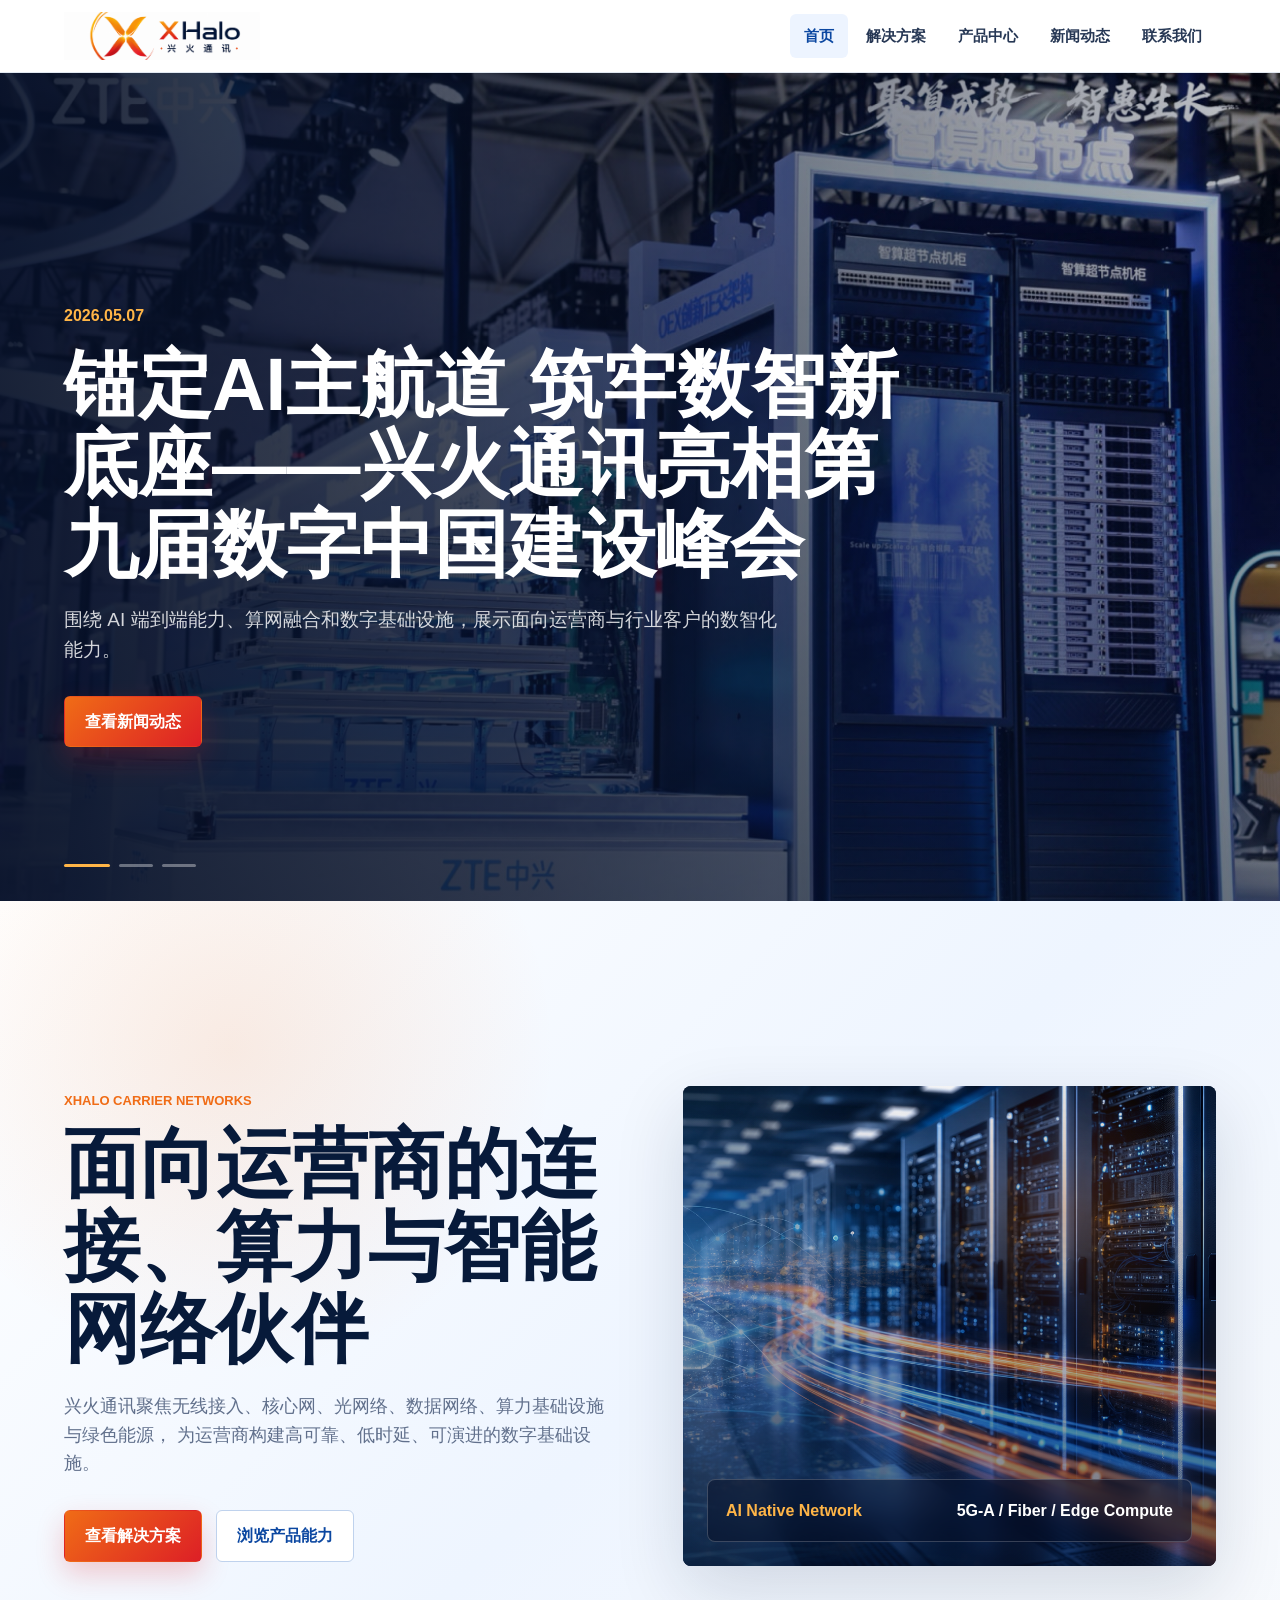
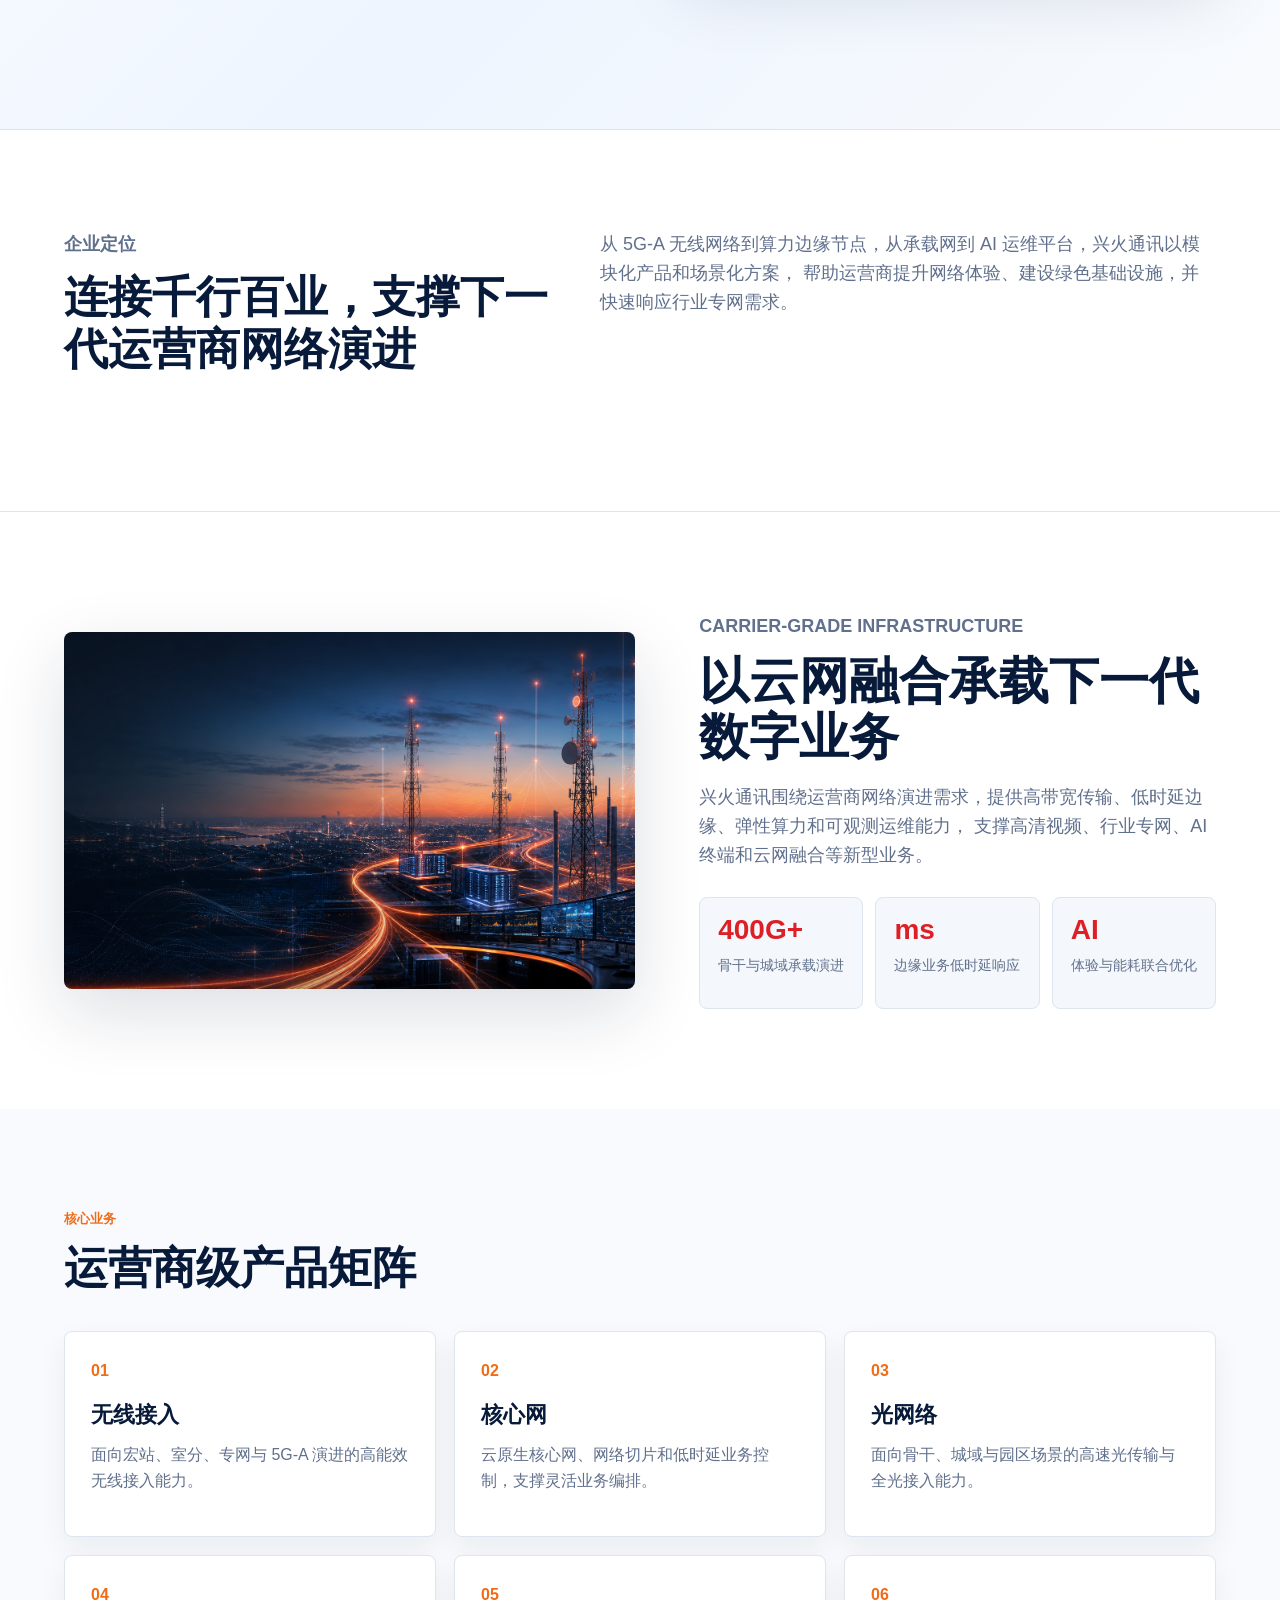
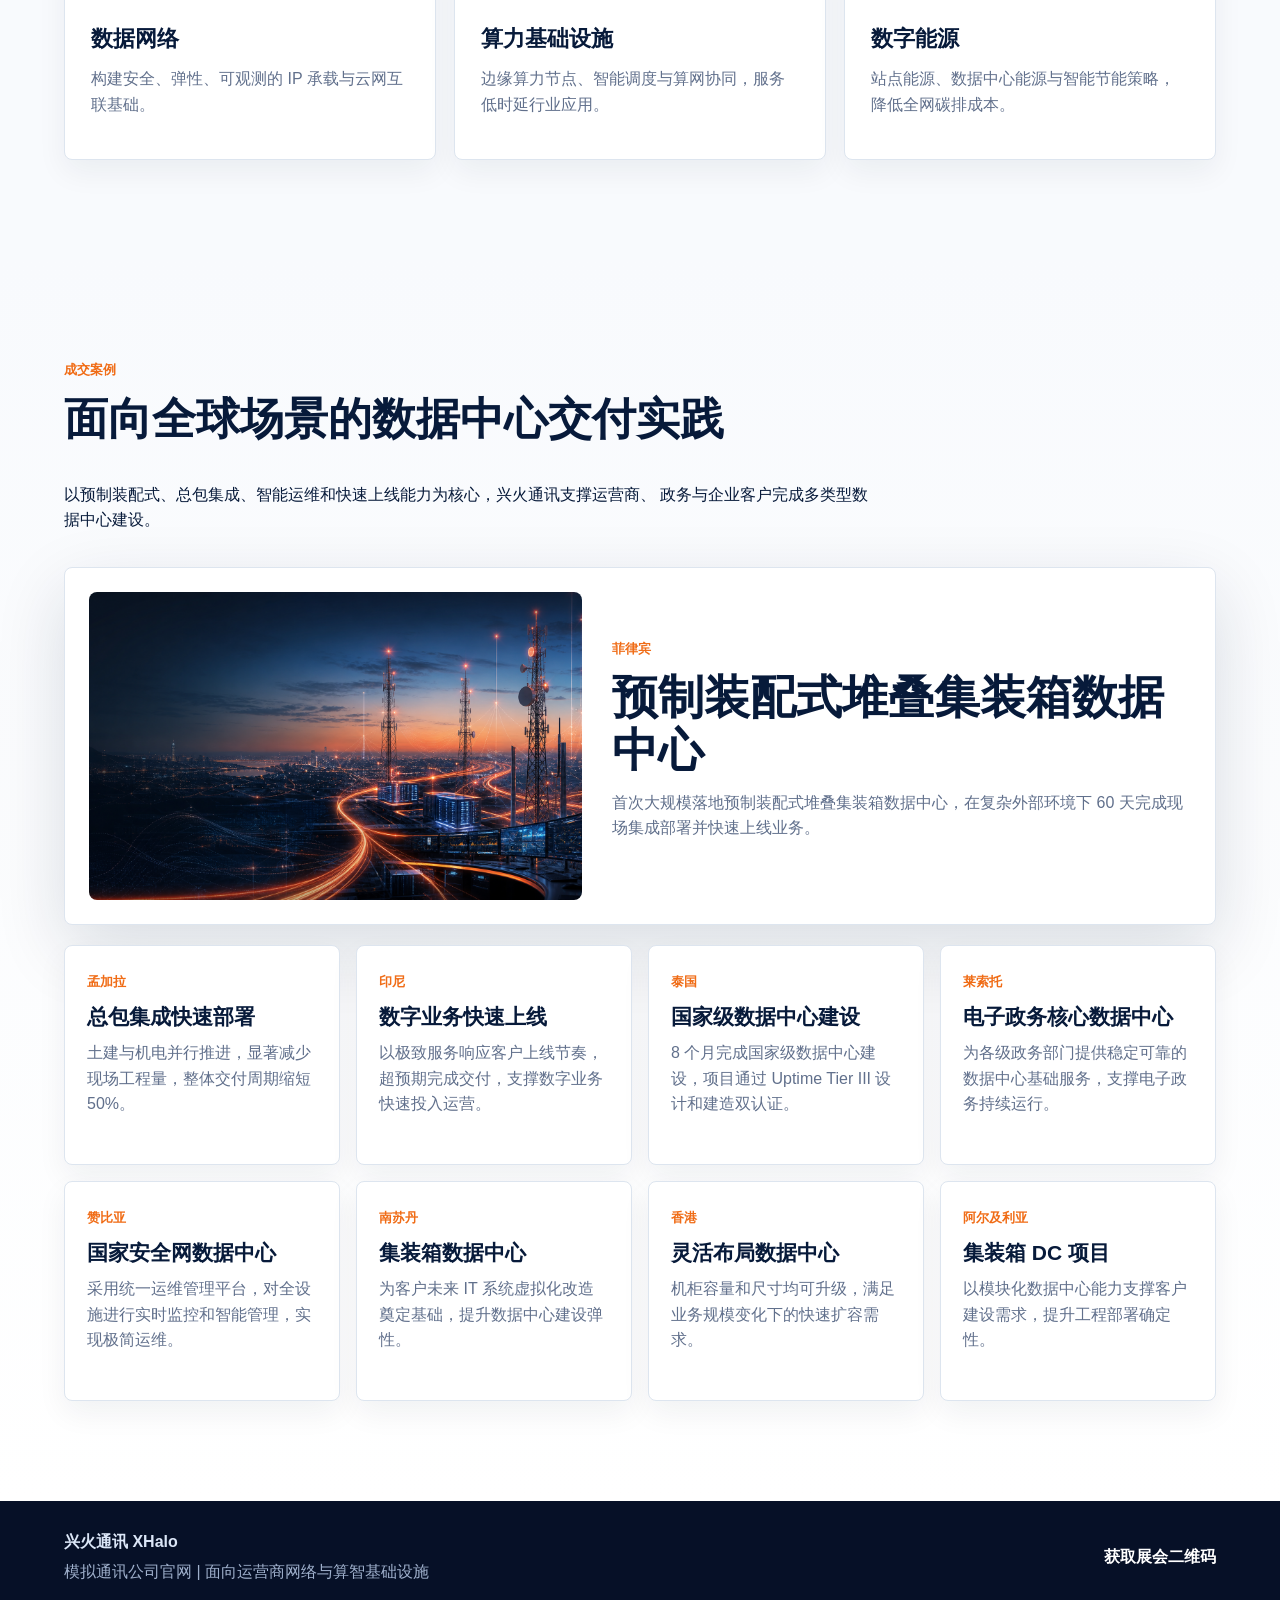
<file: index.html>
<!doctype html>
<html lang="zh-CN">
  <head>
    <meta charset="UTF-8" />
    <meta name="viewport" content="width=device-width, initial-scale=1.0" />
    <title>兴火通讯 XHalo | 通讯网络与算智基础设施伙伴</title>
    <meta
      name="description"
      content="兴火通讯 XHalo 是面向运营商场景的模拟通讯公司官网，用于展示运营商网络与算智基础设施能力。"
    />
    <link rel="stylesheet" href="styles.css" />
  </head>
  <body>
    <header class="site-header">
      <a class="brand" href="index.html" aria-label="兴火通讯首页">
        <img src="assets/xhalo-logo.png" alt="兴火通讯 XHalo" />
      </a>
      <button class="nav-toggle" type="button" aria-label="打开导航" aria-expanded="false">
        <span></span><span></span><span></span>
      </button>
      <nav class="site-nav" aria-label="主导航">
        <a href="index.html" aria-current="page">首页</a>
        <a href="solutions.html">解决方案</a>
        <a href="products.html">产品中心</a>
        <a href="news.html">新闻动态</a>
        <a href="contact.html">联系我们</a>
      </nav>
    </header>

    <main>
      <section class="news-hero-carousel" aria-label="重点新闻滚动展示">
        <div class="news-hero-track">
          <article class="news-hero-slide">
            <img src="assets/第九届数字中国建设峰会图片1.png" alt="兴火通讯亮相第九届数字中国建设峰会" />
            <div class="news-hero-copy">
              <time datetime="2026-05-07">2026.05.07</time>
              <h1>锚定AI主航道 筑牢数智新底座——兴火通讯亮相第九届数字中国建设峰会</h1>
              <p>围绕 AI 端到端能力、算网融合和数字基础设施，展示面向运营商与行业客户的数智化能力。</p>
              <a class="btn primary" href="news.html">查看新闻动态</a>
            </div>
          </article>
          <article class="news-hero-slide">
            <img src="assets/移动云大会新闻图片1.jpg" alt="兴火通讯携手 A 运营商共创 AI 终端新生态" />
            <div class="news-hero-copy">
              <time datetime="2026-05-11">2026.05.11</time>
              <h1>算智聚势，兴火通讯携手A运营商共创AI终端新生态</h1>
              <p>以运营商网络、云端算力和 AI 终端入口为支点，构建端云协同的新型生态合作模式。</p>
              <a class="btn primary" href="news.html">了解生态合作</a>
            </div>
          </article>
          <article class="news-hero-slide">
            <img src="assets/第九届数字中国建设峰会图片2.png" alt="数智基础设施展示现场" />
            <div class="news-hero-copy">
              <time datetime="2026-04-18">2026.04.18</time>
              <h1>兴火通讯发布面向 5G-A 的云网融合方案</h1>
              <p>聚焦高密覆盖、边缘算力协同和智能运维闭环，支撑运营商网络向 AI Native 架构演进。</p>
              <a class="btn primary" href="solutions.html">查看解决方案</a>
            </div>
          </article>
        </div>
        <div class="news-hero-dots" aria-label="新闻轮播控制">
          <button class="is-active" type="button" aria-label="查看第 1 条新闻" aria-current="true"></button>
          <button type="button" aria-label="查看第 2 条新闻"></button>
          <button type="button" aria-label="查看第 3 条新闻"></button>
        </div>
      </section>

      <section class="hero">
        <div class="hero-copy">
          <p class="eyebrow">XHALO CARRIER NETWORKS</p>
          <h1>面向运营商的连接、算力与智能网络伙伴</h1>
          <p class="hero-lede">
            兴火通讯聚焦无线接入、核心网、光网络、数据网络、算力基础设施与绿色能源，
            为运营商构建高可靠、低时延、可演进的数字基础设施。
          </p>
          <div class="hero-actions">
            <a class="btn primary" href="solutions.html">查看解决方案</a>
            <a class="btn secondary" href="products.html">浏览产品能力</a>
          </div>
        </div>
        <div class="hero-visual" aria-label="兴火通讯网络能力示意">
          <img src="assets/hero-network.png" alt="城市 5G-A 网络与边缘算力基础设施" />
          <div class="hero-caption">
            <span>AI Native Network</span>
            <strong>5G-A / Fiber / Edge Compute</strong>
          </div>
        </div>
      </section>

      <section class="section intro-band">
        <div>
          <p class="eyebrow">企业定位</p>
          <h2>连接千行百业，支撑下一代运营商网络演进</h2>
        </div>
        <p>
          从 5G-A 无线网络到算力边缘节点，从承载网到 AI 运维平台，兴火通讯以模块化产品和场景化方案，
          帮助运营商提升网络体验、建设绿色基础设施，并快速响应行业专网需求。
        </p>
      </section>

      <section class="section feature-split">
        <div class="feature-media">
          <img src="assets/solution-fiber-cloud.png" alt="光网络与云数据中心基础设施" />
        </div>
        <div class="feature-copy">
          <p class="eyebrow">CARRIER-GRADE INFRASTRUCTURE</p>
          <h2>以云网融合承载下一代数字业务</h2>
          <p>
            兴火通讯围绕运营商网络演进需求，提供高带宽传输、低时延边缘、弹性算力和可观测运维能力，
            支撑高清视频、行业专网、AI 终端和云网融合等新型业务。
          </p>
          <div class="mini-metrics">
            <div><strong>400G+</strong><span>骨干与城域承载演进</span></div>
            <div><strong>ms</strong><span>边缘业务低时延响应</span></div>
            <div><strong>AI</strong><span>体验与能耗联合优化</span></div>
          </div>
        </div>
      </section>

      <section class="section">
        <div class="section-heading">
          <p class="eyebrow">核心业务</p>
          <h2>运营商级产品矩阵</h2>
        </div>
        <div class="capability-grid">
          <article>
            <span>01</span>
            <h3>无线接入</h3>
            <p>面向宏站、室分、专网与 5G-A 演进的高能效无线接入能力。</p>
          </article>
          <article>
            <span>02</span>
            <h3>核心网</h3>
            <p>云原生核心网、网络切片和低时延业务控制，支撑灵活业务编排。</p>
          </article>
          <article>
            <span>03</span>
            <h3>光网络</h3>
            <p>面向骨干、城域与园区场景的高速光传输与全光接入能力。</p>
          </article>
          <article>
            <span>04</span>
            <h3>数据网络</h3>
            <p>构建安全、弹性、可观测的 IP 承载与云网互联基础。</p>
          </article>
          <article>
            <span>05</span>
            <h3>算力基础设施</h3>
            <p>边缘算力节点、智能调度与算网协同，服务低时延行业应用。</p>
          </article>
          <article>
            <span>06</span>
            <h3>数字能源</h3>
            <p>站点能源、数据中心能源与智能节能策略，降低全网碳排成本。</p>
          </article>
        </div>
      </section>

      <section class="section case-section">
        <div class="section-heading">
          <p class="eyebrow">成交案例</p>
          <h2>面向全球场景的数据中心交付实践</h2>
          <p>
            以预制装配式、总包集成、智能运维和快速上线能力为核心，兴火通讯支撑运营商、
            政务与企业客户完成多类型数据中心建设。
          </p>
        </div>
        <div class="case-feature">
          <img src="assets/solution-fiber-cloud.png" alt="预制装配式数据中心交付现场" />
          <div>
            <span class="case-location">菲律宾</span>
            <h3>预制装配式堆叠集装箱数据中心</h3>
            <p>首次大规模落地预制装配式堆叠集装箱数据中心，在复杂外部环境下 60 天完成现场集成部署并快速上线业务。</p>
          </div>
        </div>
        <div class="case-grid">
          <article>
            <span class="case-location">孟加拉</span>
            <h3>总包集成快速部署</h3>
            <p>土建与机电并行推进，显著减少现场工程量，整体交付周期缩短 50%。</p>
          </article>
          <article>
            <span class="case-location">印尼</span>
            <h3>数字业务快速上线</h3>
            <p>以极致服务响应客户上线节奏，超预期完成交付，支撑数字业务快速投入运营。</p>
          </article>
          <article>
            <span class="case-location">泰国</span>
            <h3>国家级数据中心建设</h3>
            <p>8 个月完成国家级数据中心建设，项目通过 Uptime Tier III 设计和建造双认证。</p>
          </article>
          <article>
            <span class="case-location">莱索托</span>
            <h3>电子政务核心数据中心</h3>
            <p>为各级政务部门提供稳定可靠的数据中心基础服务，支撑电子政务持续运行。</p>
          </article>
          <article>
            <span class="case-location">赞比亚</span>
            <h3>国家安全网数据中心</h3>
            <p>采用统一运维管理平台，对全设施进行实时监控和智能管理，实现极简运维。</p>
          </article>
          <article>
            <span class="case-location">南苏丹</span>
            <h3>集装箱数据中心</h3>
            <p>为客户未来 IT 系统虚拟化改造奠定基础，提升数据中心建设弹性。</p>
          </article>
          <article>
            <span class="case-location">香港</span>
            <h3>灵活布局数据中心</h3>
            <p>机柜容量和尺寸均可升级，满足业务规模变化下的快速扩容需求。</p>
          </article>
          <article>
            <span class="case-location">阿尔及利亚</span>
            <h3>集装箱 DC 项目</h3>
            <p>以模块化数据中心能力支撑客户建设需求，提升工程部署确定性。</p>
          </article>
        </div>
      </section>
    </main>

    <footer class="site-footer">
      <div>
        <strong>兴火通讯 XHalo</strong>
        <p>模拟通讯公司官网 | 面向运营商网络与算智基础设施</p>
      </div>
      <a href="contact.html">获取展会二维码</a>
    </footer>
    <script src="app.js"></script>
  </body>
</html>
</file>
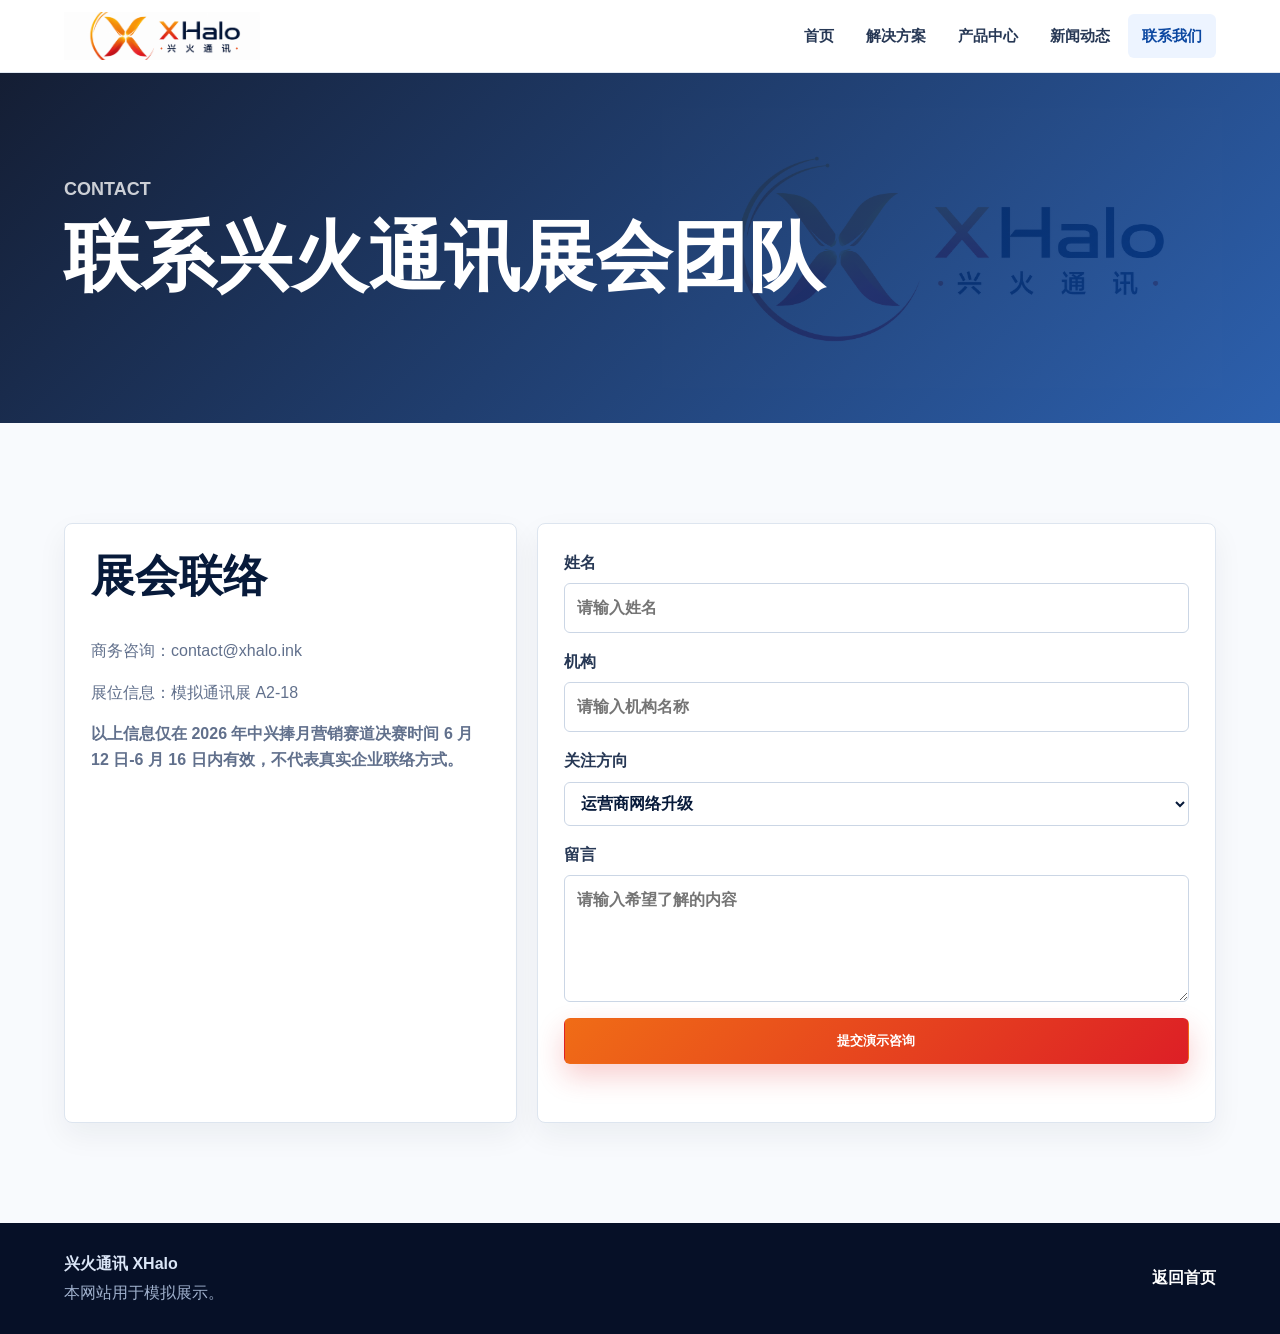
<file: contact.html>
<!doctype html>
<html lang="zh-CN">
  <head>
    <meta charset="UTF-8" />
    <meta name="viewport" content="width=device-width, initial-scale=1.0" />
    <title>联系我们 | 兴火通讯 XHalo</title>
    <link rel="stylesheet" href="styles.css" />
  </head>
  <body>
    <header class="site-header">
      <a class="brand" href="index.html"><img src="assets/xhalo-logo.png" alt="兴火通讯 XHalo" /></a>
      <button class="nav-toggle" type="button" aria-label="打开导航" aria-expanded="false"><span></span><span></span><span></span></button>
      <nav class="site-nav" aria-label="主导航">
        <a href="index.html">首页</a>
        <a href="solutions.html">解决方案</a>
        <a href="products.html">产品中心</a>
        <a href="news.html">新闻动态</a>
        <a href="contact.html" aria-current="page">联系我们</a>
      </nav>
    </header>

    <main>
      <section class="page-hero">
        <p class="eyebrow">CONTACT</p>
        <h1>联系兴火通讯展会团队</h1>
      </section>

      <section class="section contact-layout">
        <div class="contact-panel">
          <h2>展会联络</h2>
          <p>商务咨询：contact@xhalo.ink</p>
          <p>展位信息：模拟通讯展 A2-18</p>
          <p class="disclaimer">以上信息仅在 2026 年中兴捧月营销赛道决赛时间 6 月 12 日-6 月 16 日内有效，不代表真实企业联络方式。</p>
        </div>
        <form class="contact-form" id="demoForm">
          <label>
            姓名
            <input name="name" type="text" placeholder="请输入姓名" required />
          </label>
          <label>
            机构
            <input name="org" type="text" placeholder="请输入机构名称" required />
          </label>
          <label>
            关注方向
            <select name="interest">
              <option>运营商网络升级</option>
              <option>云网融合</option>
              <option>行业专网</option>
              <option>智能运维</option>
              <option>绿色低碳网络</option>
            </select>
          </label>
          <label>
            留言
            <textarea name="message" rows="4" placeholder="请输入希望了解的内容"></textarea>
          </label>
          <button class="btn primary" type="submit">提交演示咨询</button>
          <p class="form-note" role="status" aria-live="polite"></p>
        </form>
      </section>
    </main>

    <footer class="site-footer">
      <div><strong>兴火通讯 XHalo</strong><p>本网站用于模拟展示。</p></div>
      <a href="index.html">返回首页</a>
    </footer>
    <script src="app.js"></script>
  </body>
</html>
</file>
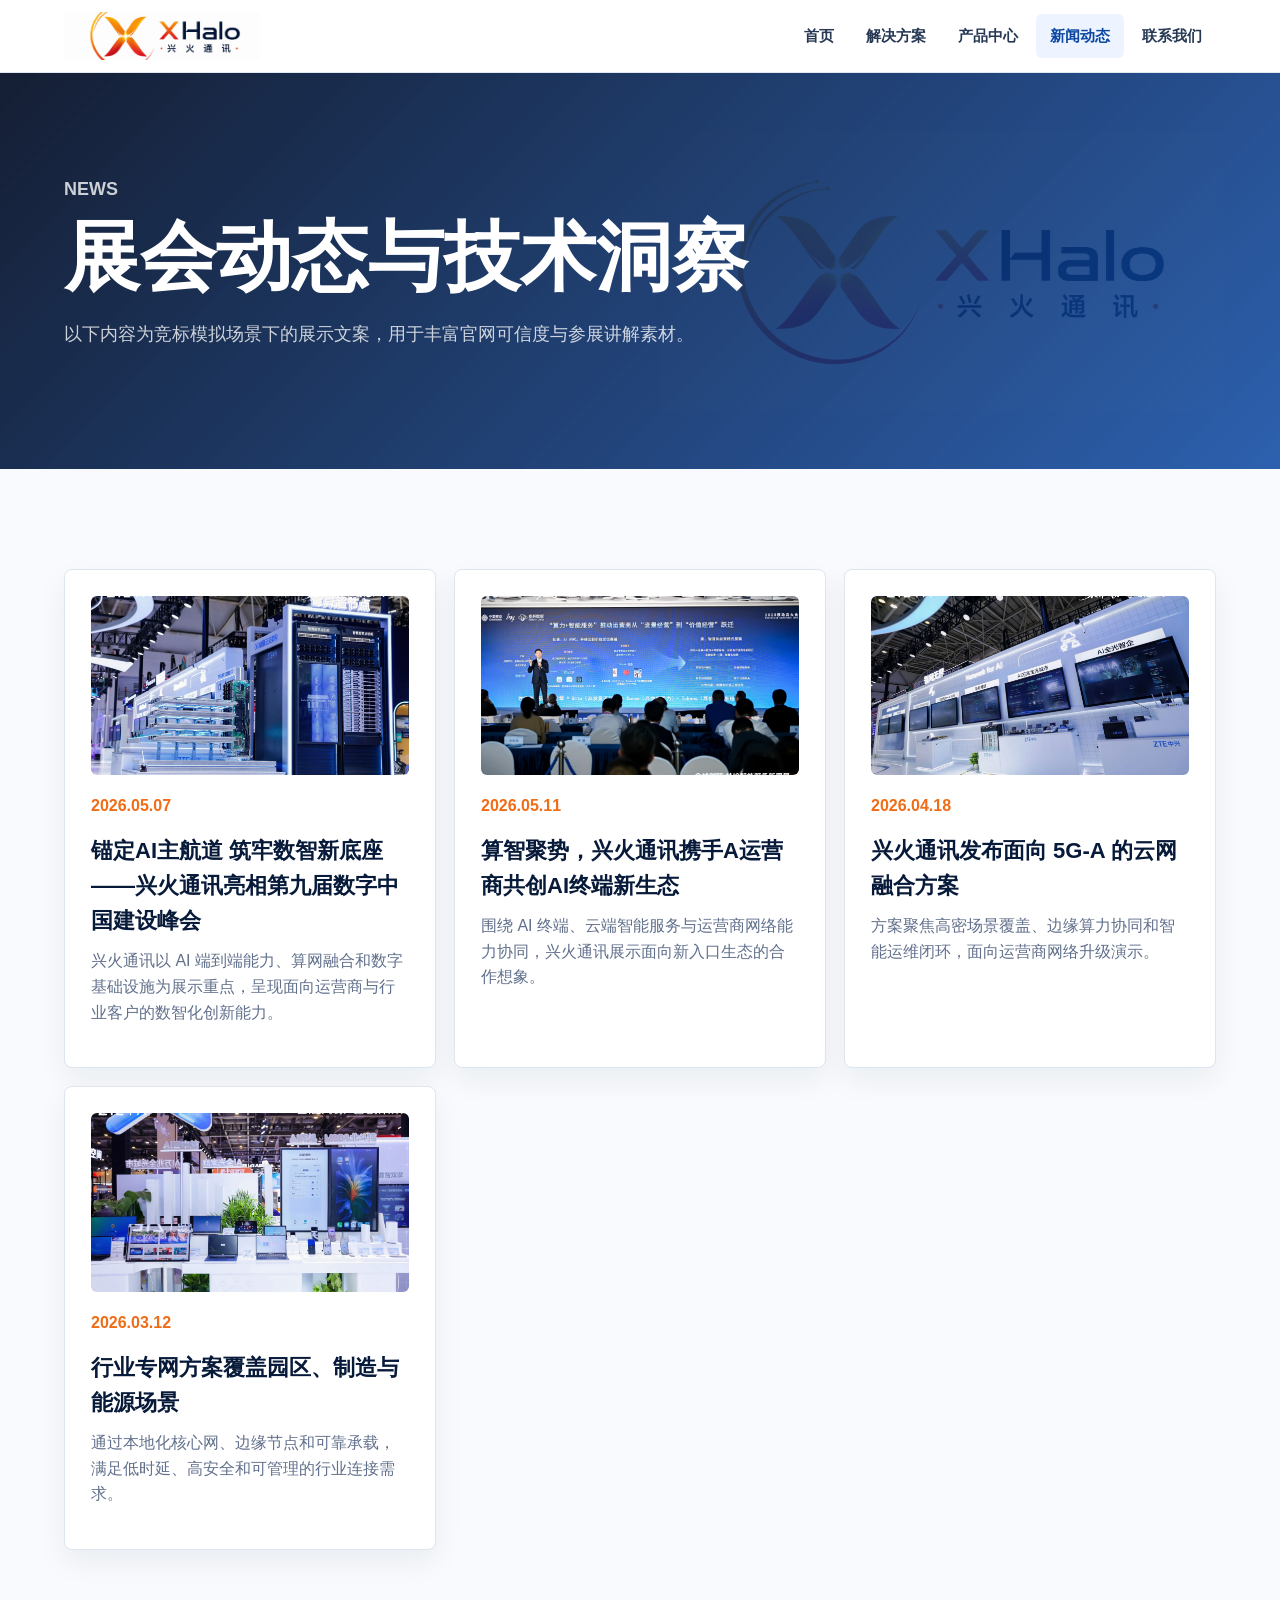
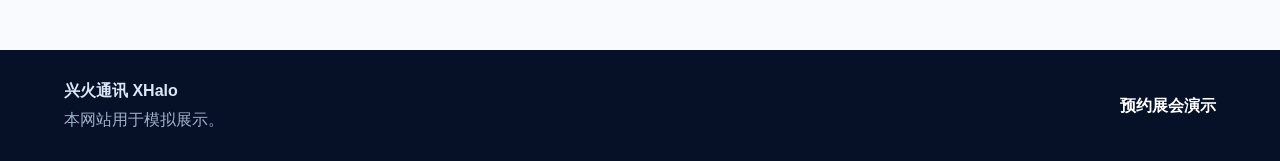
<file: news.html>
<!doctype html>
<html lang="zh-CN">
  <head>
    <meta charset="UTF-8" />
    <meta name="viewport" content="width=device-width, initial-scale=1.0" />
    <title>新闻动态 | 兴火通讯 XHalo</title>
    <link rel="stylesheet" href="styles.css" />
  </head>
  <body>
    <header class="site-header">
      <a class="brand" href="index.html"><img src="assets/xhalo-logo.png" alt="兴火通讯 XHalo" /></a>
      <button class="nav-toggle" type="button" aria-label="打开导航" aria-expanded="false"><span></span><span></span><span></span></button>
      <nav class="site-nav" aria-label="主导航">
        <a href="index.html">首页</a>
        <a href="solutions.html">解决方案</a>
        <a href="products.html">产品中心</a>
        <a href="news.html" aria-current="page">新闻动态</a>
        <a href="contact.html">联系我们</a>
      </nav>
    </header>

    <main>
      <section class="page-hero">
        <p class="eyebrow">NEWS</p>
        <h1>展会动态与技术洞察</h1>
        <p>以下内容为竞标模拟场景下的展示文案，用于丰富官网可信度与参展讲解素材。</p>
      </section>

      <section class="section news-grid">
        <article>
          <img src="assets/第九届数字中国建设峰会图片1.png" alt="兴火通讯亮相第九届数字中国建设峰会" />
          <time datetime="2026-05-07">2026.05.07</time>
          <h2>锚定AI主航道 筑牢数智新底座——兴火通讯亮相第九届数字中国建设峰会</h2>
          <p>兴火通讯以 AI 端到端能力、算网融合和数字基础设施为展示重点，呈现面向运营商与行业客户的数智化创新能力。</p>
        </article>
        <article>
          <img src="assets/移动云大会新闻图片1.jpg" alt="兴火通讯携手 A 运营商共创 AI 终端新生态" />
          <time datetime="2026-05-11">2026.05.11</time>
          <h2>算智聚势，兴火通讯携手A运营商共创AI终端新生态</h2>
          <p>围绕 AI 终端、云端智能服务与运营商网络能力协同，兴火通讯展示面向新入口生态的合作想象。</p>
        </article>
        <article>
          <img src="assets/第九届数字中国建设峰会图片2.png" alt="数智基础设施展示现场" />
          <time datetime="2026-04-18">2026.04.18</time>
          <h2>兴火通讯发布面向 5G-A 的云网融合方案</h2>
          <p>方案聚焦高密场景覆盖、边缘算力协同和智能运维闭环，面向运营商网络升级演示。</p>
        </article>
        <article>
          <img src="assets/移动云大会新闻图片2.jpg" alt="AI 终端生态合作展示" />
          <time datetime="2026-03-12">2026.03.12</time>
          <h2>行业专网方案覆盖园区、制造与能源场景</h2>
          <p>通过本地化核心网、边缘节点和可靠承载，满足低时延、高安全和可管理的行业连接需求。</p>
        </article>
      </section>
    </main>

    <footer class="site-footer">
      <div><strong>兴火通讯 XHalo</strong><p>本网站用于模拟展示。</p></div>
      <a href="contact.html">预约展会演示</a>
    </footer>
    <script src="app.js"></script>
  </body>
</html>
</file>
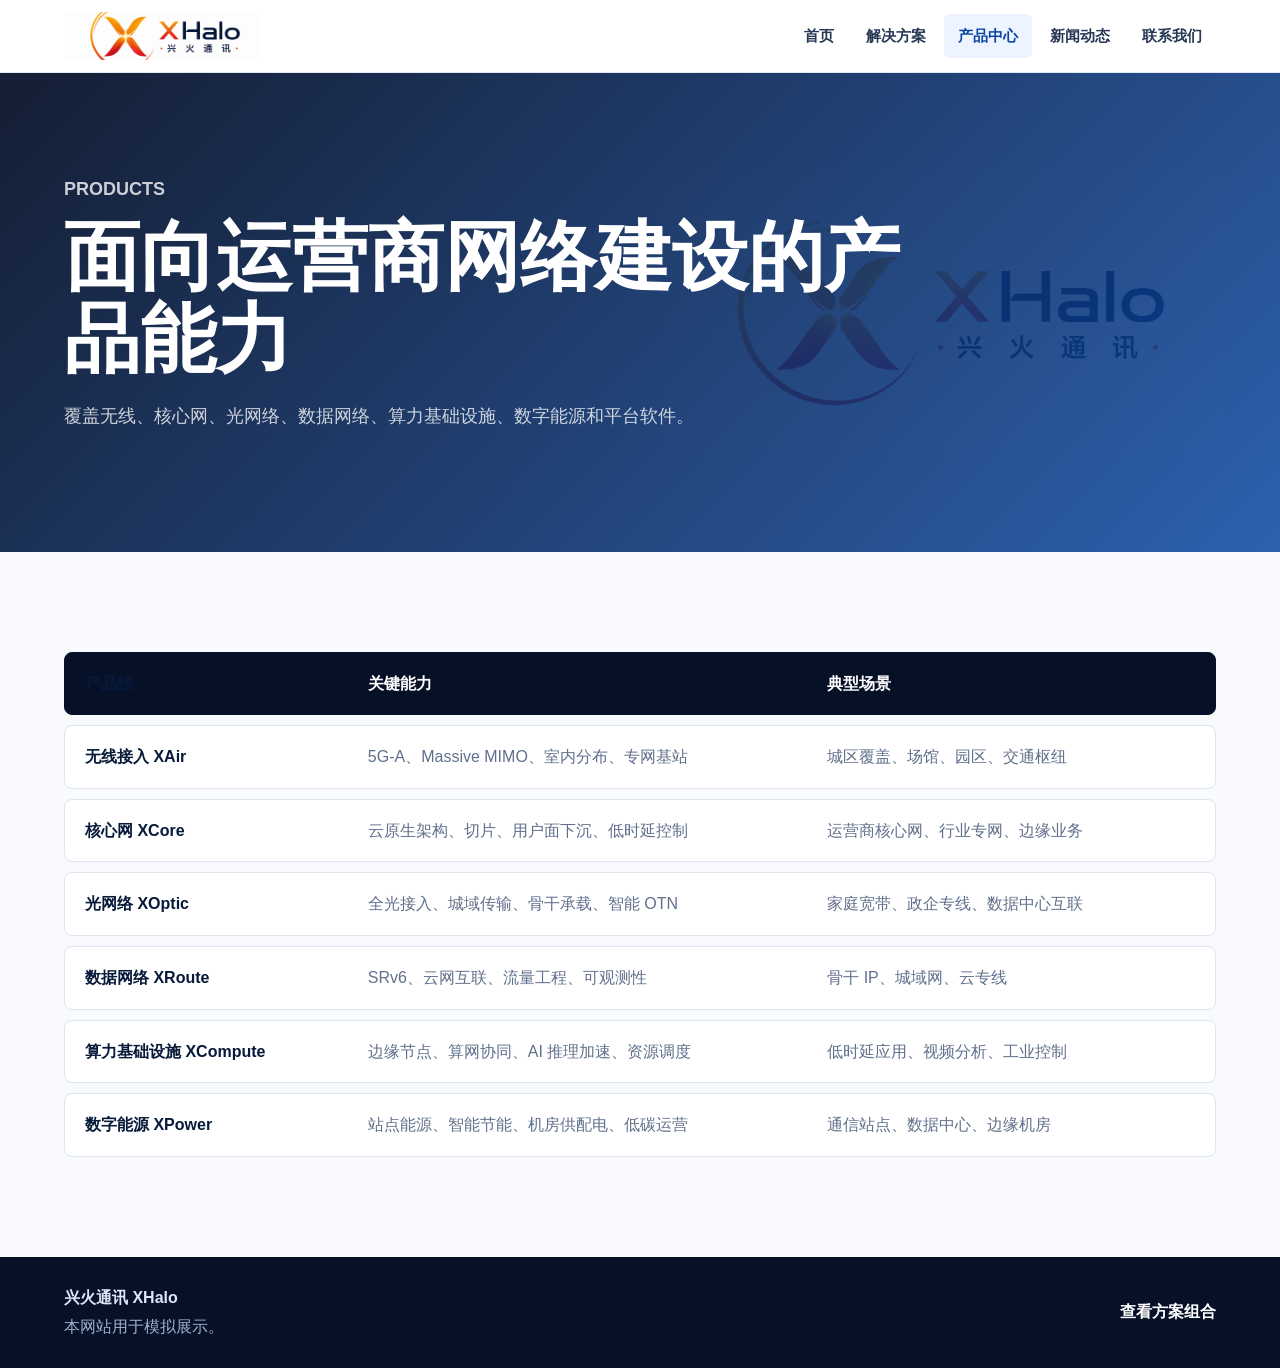
<file: products.html>
<!doctype html>
<html lang="zh-CN">
  <head>
    <meta charset="UTF-8" />
    <meta name="viewport" content="width=device-width, initial-scale=1.0" />
    <title>产品中心 | 兴火通讯 XHalo</title>
    <link rel="stylesheet" href="styles.css" />
  </head>
  <body>
    <header class="site-header">
      <a class="brand" href="index.html"><img src="assets/xhalo-logo.png" alt="兴火通讯 XHalo" /></a>
      <button class="nav-toggle" type="button" aria-label="打开导航" aria-expanded="false"><span></span><span></span><span></span></button>
      <nav class="site-nav" aria-label="主导航">
        <a href="index.html">首页</a>
        <a href="solutions.html">解决方案</a>
        <a href="products.html" aria-current="page">产品中心</a>
        <a href="news.html">新闻动态</a>
        <a href="contact.html">联系我们</a>
      </nav>
    </header>

    <main>
      <section class="page-hero">
        <p class="eyebrow">PRODUCTS</p>
        <h1>面向运营商网络建设的产品能力</h1>
        <p>覆盖无线、核心网、光网络、数据网络、算力基础设施、数字能源和平台软件。</p>
      </section>

      <section class="section product-table" aria-label="产品能力列表">
        <div class="product-row header-row">
          <span>产品线</span>
          <span>关键能力</span>
          <span>典型场景</span>
        </div>
        <div class="product-row">
          <span>无线接入 XAir</span>
          <span>5G-A、Massive MIMO、室内分布、专网基站</span>
          <span>城区覆盖、场馆、园区、交通枢纽</span>
        </div>
        <div class="product-row">
          <span>核心网 XCore</span>
          <span>云原生架构、切片、用户面下沉、低时延控制</span>
          <span>运营商核心网、行业专网、边缘业务</span>
        </div>
        <div class="product-row">
          <span>光网络 XOptic</span>
          <span>全光接入、城域传输、骨干承载、智能 OTN</span>
          <span>家庭宽带、政企专线、数据中心互联</span>
        </div>
        <div class="product-row">
          <span>数据网络 XRoute</span>
          <span>SRv6、云网互联、流量工程、可观测性</span>
          <span>骨干 IP、城域网、云专线</span>
        </div>
        <div class="product-row">
          <span>算力基础设施 XCompute</span>
          <span>边缘节点、算网协同、AI 推理加速、资源调度</span>
          <span>低时延应用、视频分析、工业控制</span>
        </div>
        <div class="product-row">
          <span>数字能源 XPower</span>
          <span>站点能源、智能节能、机房供配电、低碳运营</span>
          <span>通信站点、数据中心、边缘机房</span>
        </div>
      </section>
    </main>

    <footer class="site-footer">
      <div><strong>兴火通讯 XHalo</strong><p>本网站用于模拟展示。</p></div>
      <a href="solutions.html">查看方案组合</a>
    </footer>
    <script src="app.js"></script>
  </body>
</html>
</file>
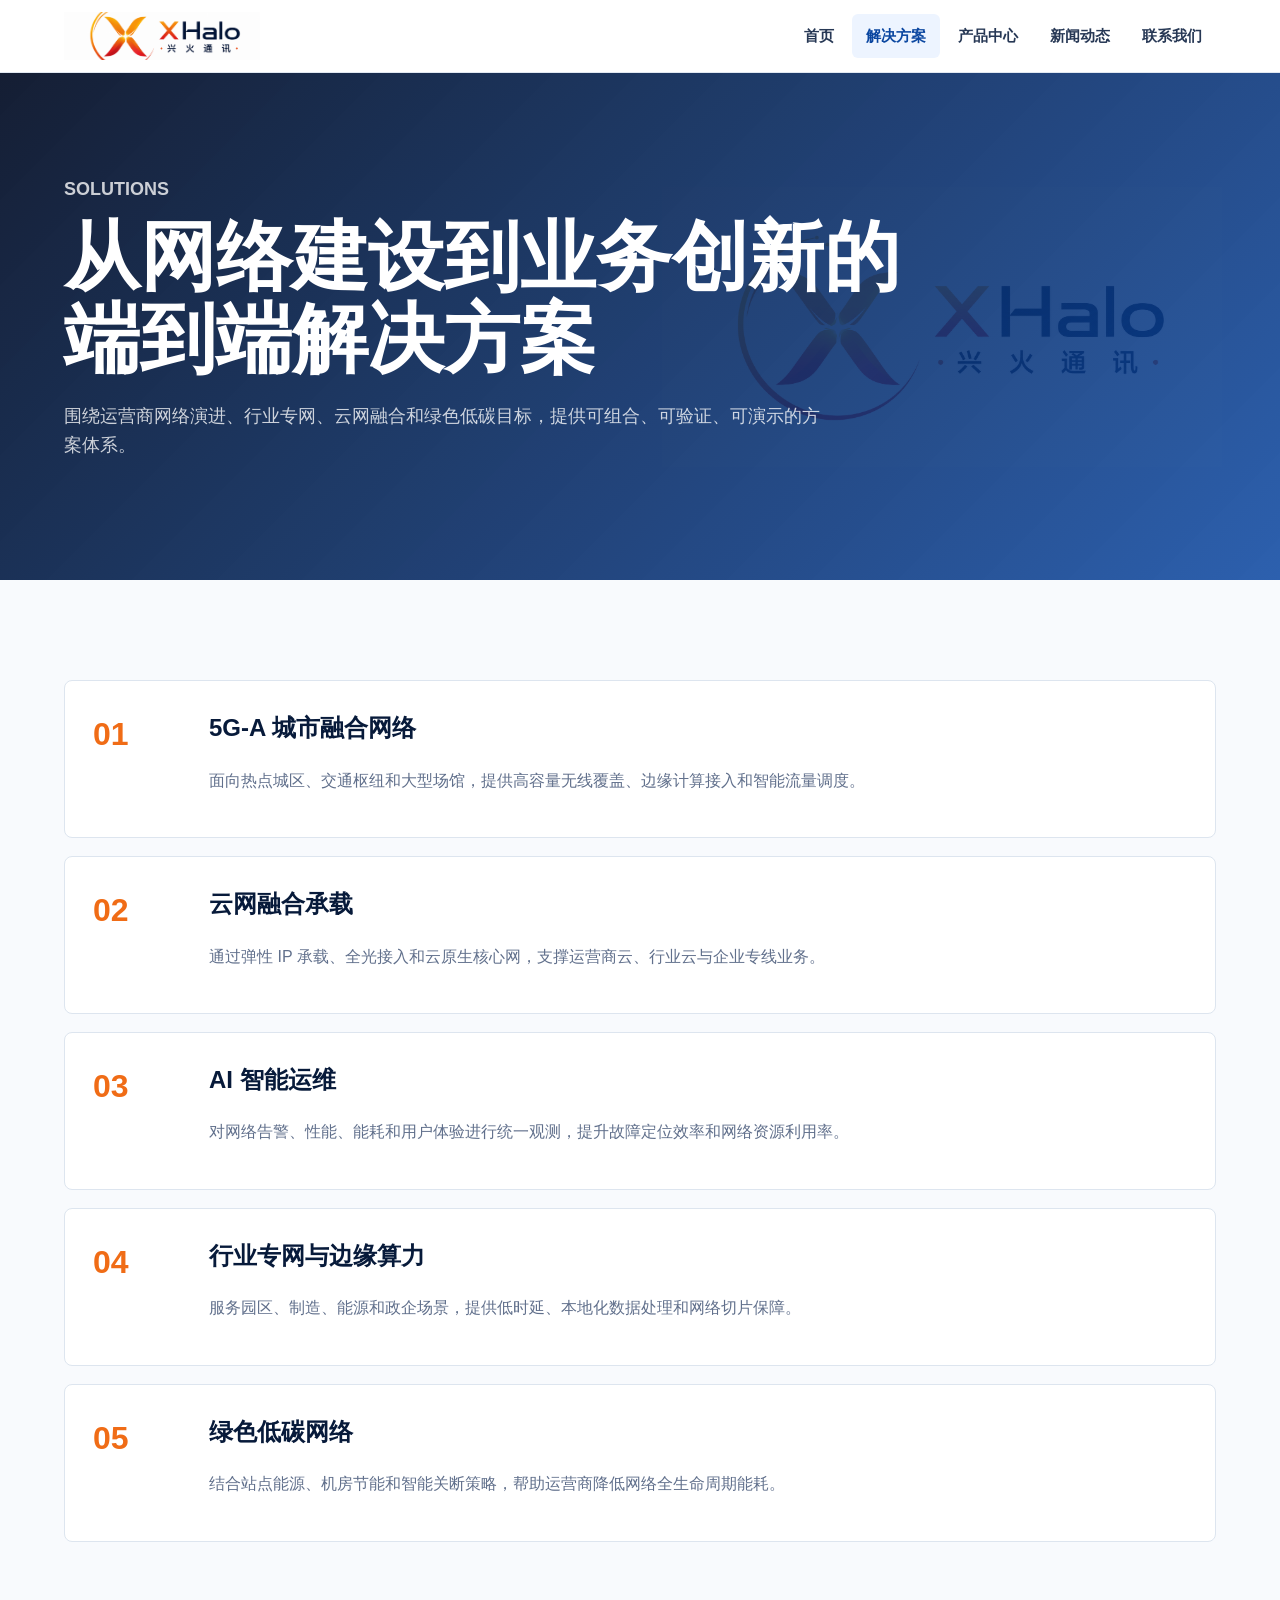
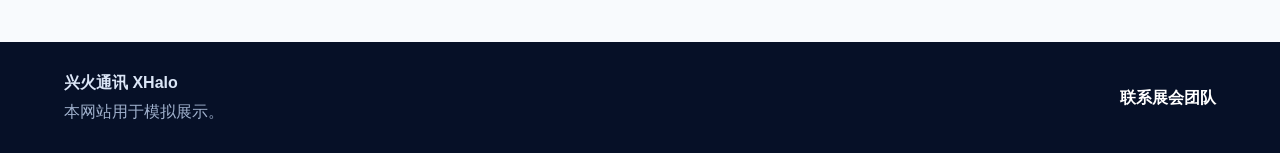
<file: solutions.html>
<!doctype html>
<html lang="zh-CN">
  <head>
    <meta charset="UTF-8" />
    <meta name="viewport" content="width=device-width, initial-scale=1.0" />
    <title>解决方案 | 兴火通讯 XHalo</title>
    <link rel="stylesheet" href="styles.css" />
  </head>
  <body>
    <header class="site-header">
      <a class="brand" href="index.html"><img src="assets/xhalo-logo.png" alt="兴火通讯 XHalo" /></a>
      <button class="nav-toggle" type="button" aria-label="打开导航" aria-expanded="false"><span></span><span></span><span></span></button>
      <nav class="site-nav" aria-label="主导航">
        <a href="index.html">首页</a>
        <a href="solutions.html" aria-current="page">解决方案</a>
        <a href="products.html">产品中心</a>
        <a href="news.html">新闻动态</a>
        <a href="contact.html">联系我们</a>
      </nav>
    </header>

    <main>
      <section class="page-hero">
        <p class="eyebrow">SOLUTIONS</p>
        <h1>从网络建设到业务创新的端到端解决方案</h1>
        <p>围绕运营商网络演进、行业专网、云网融合和绿色低碳目标，提供可组合、可验证、可演示的方案体系。</p>
      </section>

      <section class="section solution-list">
        <article>
          <div class="solution-index">01</div>
          <div>
            <h2>5G-A 城市融合网络</h2>
            <p>面向热点城区、交通枢纽和大型场馆，提供高容量无线覆盖、边缘计算接入和智能流量调度。</p>
          </div>
        </article>
        <article>
          <div class="solution-index">02</div>
          <div>
            <h2>云网融合承载</h2>
            <p>通过弹性 IP 承载、全光接入和云原生核心网，支撑运营商云、行业云与企业专线业务。</p>
          </div>
        </article>
        <article>
          <div class="solution-index">03</div>
          <div>
            <h2>AI 智能运维</h2>
            <p>对网络告警、性能、能耗和用户体验进行统一观测，提升故障定位效率和网络资源利用率。</p>
          </div>
        </article>
        <article>
          <div class="solution-index">04</div>
          <div>
            <h2>行业专网与边缘算力</h2>
            <p>服务园区、制造、能源和政企场景，提供低时延、本地化数据处理和网络切片保障。</p>
          </div>
        </article>
        <article>
          <div class="solution-index">05</div>
          <div>
            <h2>绿色低碳网络</h2>
            <p>结合站点能源、机房节能和智能关断策略，帮助运营商降低网络全生命周期能耗。</p>
          </div>
        </article>
      </section>
    </main>

    <footer class="site-footer">
      <div><strong>兴火通讯 XHalo</strong><p>本网站用于模拟展示。</p></div>
      <a href="contact.html">联系展会团队</a>
    </footer>
    <script src="app.js"></script>
  </body>
</html>
</file>
<file: styles.css>
:root {
  --ink: #071a3a;
  --muted: #61708c;
  --line: #dde5ef;
  --panel: #ffffff;
  --soft: #f4f7fb;
  --accent: #f06c16;
  --accent-red: #dd1f26;
  --blue: #0b47a1;
  --deep: #061027;
  --shadow: 0 24px 70px rgba(7, 26, 58, 0.14);
}

* {
  box-sizing: border-box;
}

body {
  margin: 0;
  color: var(--ink);
  background: #f8fafd;
  font-family: Inter, "PingFang SC", "Microsoft YaHei", Arial, sans-serif;
  line-height: 1.6;
}

a {
  color: inherit;
  text-decoration: none;
}

.site-header {
  position: sticky;
  top: 0;
  z-index: 10;
  display: flex;
  align-items: center;
  justify-content: space-between;
  min-height: 72px;
  padding: 12px clamp(20px, 5vw, 72px);
  background: rgba(255, 255, 255, 0.92);
  border-bottom: 1px solid rgba(221, 229, 239, 0.86);
  backdrop-filter: blur(16px);
}

.brand {
  display: flex;
  align-items: center;
  width: 196px;
  height: 48px;
  overflow: hidden;
}

.brand img {
  width: 100%;
  height: auto;
  display: block;
}

.site-nav {
  display: flex;
  align-items: center;
  gap: 4px;
}

.site-nav a {
  padding: 10px 14px;
  border-radius: 6px;
  color: #273855;
  font-size: 15px;
  font-weight: 600;
}

.site-nav a:hover,
.site-nav a[aria-current="page"] {
  color: var(--blue);
  background: #edf4ff;
}

.nav-toggle {
  display: none;
  width: 42px;
  height: 42px;
  border: 1px solid var(--line);
  border-radius: 6px;
  background: #fff;
}

.nav-toggle span {
  display: block;
  width: 18px;
  height: 2px;
  margin: 4px auto;
  background: var(--ink);
}

.news-hero-carousel {
  position: relative;
  min-height: calc(100vh - 72px);
  overflow: hidden;
  background: var(--deep);
}

.news-hero-track {
  display: flex;
  width: 300%;
  min-height: calc(100vh - 72px);
  transform: translateX(0);
  transition: transform 700ms ease;
}

.news-hero-slide {
  position: relative;
  flex: 0 0 100vw;
  min-height: calc(100vh - 72px);
  display: flex;
  align-items: flex-end;
  padding: clamp(84px, 12vw, 160px) clamp(20px, 5vw, 72px);
  color: #fff;
  overflow: hidden;
}

.news-hero-slide img {
  position: absolute;
  inset: 0;
  width: 100%;
  height: 100%;
  object-fit: cover;
  transform: scale(1.02);
}

.news-hero-slide::after {
  content: "";
  position: absolute;
  inset: 0;
  background:
    linear-gradient(90deg, rgba(6, 16, 39, 0.9) 0%, rgba(6, 16, 39, 0.65) 42%, rgba(6, 16, 39, 0.18) 100%),
    linear-gradient(180deg, rgba(6, 16, 39, 0.05), rgba(6, 16, 39, 0.48));
}

.news-hero-copy {
  position: relative;
  z-index: 1;
  max-width: 880px;
}

.news-hero-copy time {
  display: inline-flex;
  margin-bottom: 16px;
  color: #ffb547;
  font-weight: 900;
}

.news-hero-copy h1 {
  max-width: 920px;
  margin-bottom: 20px;
  font-size: clamp(38px, 5.8vw, 76px);
  line-height: 1.08;
}

.news-hero-copy p {
  max-width: 720px;
  margin-bottom: 30px;
  color: rgba(255, 255, 255, 0.82);
  font-size: 19px;
}

.news-hero-dots {
  position: absolute;
  left: clamp(20px, 5vw, 72px);
  bottom: 34px;
  display: flex;
  gap: 9px;
  z-index: 2;
}

.news-hero-dots button {
  width: 34px;
  height: 3px;
  padding: 0;
  border: 0;
  border-radius: 999px;
  background: rgba(255, 255, 255, 0.36);
  cursor: pointer;
  transition: background 180ms ease, width 180ms ease;
}

.news-hero-dots button.is-active {
  width: 46px;
  background: #ffb547;
}

.news-hero-dots button:focus-visible {
  outline: 2px solid #fff;
  outline-offset: 5px;
}

.hero {
  display: grid;
  grid-template-columns: minmax(0, 1.02fr) minmax(360px, 0.98fr);
  align-items: center;
  gap: clamp(28px, 5vw, 80px);
  min-height: calc(100vh - 72px);
  padding: clamp(48px, 8vw, 108px) clamp(20px, 5vw, 72px) 80px;
  background:
    radial-gradient(circle at 18% 18%, rgba(240, 108, 22, 0.12), transparent 26%),
    linear-gradient(135deg, #ffffff 0%, #eef5ff 54%, #f8fafd 100%);
}

.eyebrow {
  margin: 0 0 12px;
  color: var(--accent);
  font-size: 13px;
  font-weight: 800;
  letter-spacing: 0;
}

h1,
h2,
h3,
p {
  margin-top: 0;
}

.hero h1,
.page-hero h1 {
  max-width: 860px;
  margin-bottom: 22px;
  font-size: clamp(38px, 6vw, 76px);
  line-height: 1.08;
  letter-spacing: 0;
}

.hero-lede,
.page-hero p,
.intro-band p {
  max-width: 760px;
  color: var(--muted);
  font-size: 18px;
}

.hero-actions {
  display: flex;
  flex-wrap: wrap;
  gap: 14px;
  margin-top: 32px;
}

.btn {
  display: inline-flex;
  align-items: center;
  justify-content: center;
  min-height: 46px;
  padding: 12px 20px;
  border: 1px solid transparent;
  border-radius: 6px;
  font-weight: 800;
}

.btn.primary {
  color: #fff;
  background: linear-gradient(135deg, var(--accent), var(--accent-red));
  box-shadow: 0 12px 28px rgba(221, 31, 38, 0.22);
}

.btn.secondary {
  color: var(--blue);
  background: #fff;
  border-color: #bfd2ed;
}

.hero-visual {
  position: relative;
  min-height: 480px;
  border-radius: 8px;
  background:
    linear-gradient(135deg, rgba(6, 16, 39, 0.94), rgba(10, 52, 113, 0.9)),
    url("assets/xhalo-logo.png") center 68% / 92% auto no-repeat;
  box-shadow: var(--shadow);
  overflow: hidden;
}

.hero-visual::before {
  content: "";
  position: absolute;
  inset: 0;
  background-image:
    linear-gradient(rgba(255, 255, 255, 0.08) 1px, transparent 1px),
    linear-gradient(90deg, rgba(255, 255, 255, 0.08) 1px, transparent 1px);
  background-size: 42px 42px;
  mask-image: linear-gradient(180deg, black, transparent 76%);
}

.orbit {
  position: absolute;
  border: 1px solid rgba(255, 255, 255, 0.26);
  border-radius: 999px;
}

.orbit-one {
  inset: 54px;
}

.orbit-two {
  inset: 112px 70px 92px 70px;
}

.core-node {
  position: absolute;
  left: 50%;
  top: 50%;
  display: grid;
  place-items: center;
  width: 188px;
  height: 188px;
  transform: translate(-50%, -50%);
  border-radius: 50%;
  color: #fff;
  text-align: center;
  background: radial-gradient(circle at 36% 28%, #ffb547, #f06c16 45%, #bd1423 100%);
  box-shadow: 0 0 42px rgba(240, 108, 22, 0.45);
}

.core-node span {
  display: block;
  font-size: 34px;
  font-weight: 900;
  line-height: 1;
}

.core-node strong {
  display: block;
  max-width: 120px;
  font-size: 12px;
}

.signal-card {
  position: absolute;
  padding: 10px 14px;
  border: 1px solid rgba(255, 255, 255, 0.18);
  border-radius: 6px;
  color: #fff;
  background: rgba(255, 255, 255, 0.12);
  backdrop-filter: blur(10px);
  font-weight: 800;
}

.signal-card.top {
  top: 70px;
  left: 42px;
}

.signal-card.right {
  right: 34px;
  top: 45%;
}

.signal-card.bottom {
  left: 58px;
  bottom: 58px;
}

.section {
  padding: clamp(56px, 8vw, 100px) clamp(20px, 5vw, 72px);
}

.intro-band {
  display: grid;
  grid-template-columns: 0.9fr 1.1fr;
  gap: 32px;
  background: #fff;
  border-block: 1px solid var(--line);
}

.section-heading {
  max-width: 820px;
  margin-bottom: 34px;
}

.section-heading h2,
.intro-band h2,
.contact-panel h2 {
  font-size: clamp(28px, 4vw, 44px);
  line-height: 1.18;
}

.capability-grid,
.news-grid {
  display: grid;
  grid-template-columns: repeat(3, minmax(0, 1fr));
  gap: 18px;
}

.capability-grid article,
.news-grid article,
.contact-panel,
.contact-form {
  padding: 26px;
  border: 1px solid var(--line);
  border-radius: 8px;
  background: var(--panel);
  box-shadow: 0 12px 30px rgba(7, 26, 58, 0.06);
}

.capability-grid span {
  color: var(--accent);
  font-weight: 900;
}

.capability-grid h3,
.news-grid h2 {
  margin: 14px 0 10px;
  font-size: 22px;
}

.capability-grid p,
.news-grid p,
.solution-list p,
.product-row,
.contact-panel p {
  color: var(--muted);
}

.dark-section {
  color: #fff;
  background: linear-gradient(135deg, var(--deep), #092d62);
}

.dark-section .eyebrow,
.dark-section .disclaimer {
  color: #ffb547;
}

.proof-grid {
  display: grid;
  grid-template-columns: repeat(3, minmax(0, 1fr));
  gap: 18px;
  margin-bottom: 26px;
}

.proof-grid div {
  padding: 24px;
  border: 1px solid rgba(255, 255, 255, 0.14);
  border-radius: 8px;
  background: rgba(255, 255, 255, 0.08);
}

.proof-grid strong {
  display: block;
  font-size: 42px;
}

.page-hero {
  padding: clamp(56px, 8vw, 108px) clamp(20px, 5vw, 72px);
  background:
    linear-gradient(135deg, rgba(6, 16, 39, 0.94), rgba(11, 71, 161, 0.86)),
    url("assets/xhalo-logo.png") right 8% center / min(560px, 70vw) auto no-repeat;
  color: #fff;
}

.page-hero p {
  color: rgba(255, 255, 255, 0.78);
}

.solution-list {
  display: grid;
  gap: 18px;
}

.solution-list article {
  display: grid;
  grid-template-columns: 92px 1fr;
  gap: 24px;
  padding: 28px;
  border: 1px solid var(--line);
  border-radius: 8px;
  background: #fff;
}

.solution-index {
  color: var(--accent);
  font-size: 32px;
  font-weight: 900;
}

.product-table {
  display: grid;
  gap: 10px;
}

.product-row {
  display: grid;
  grid-template-columns: 0.72fr 1.2fr 1fr;
  gap: 18px;
  align-items: center;
  padding: 18px 20px;
  border: 1px solid var(--line);
  border-radius: 8px;
  background: #fff;
}

.product-row span:first-child {
  color: var(--ink);
  font-weight: 900;
}

.header-row {
  color: #fff;
  background: var(--deep);
  border-color: var(--deep);
  font-weight: 900;
}

.news-grid time {
  display: block;
  margin-top: 18px;
  color: var(--accent);
  font-weight: 900;
}

.news-grid img {
  width: 100%;
  aspect-ratio: 16 / 9;
  display: block;
  object-fit: cover;
  border-radius: 6px;
}

.contact-layout {
  display: grid;
  grid-template-columns: 0.8fr 1.2fr;
  gap: 20px;
}

.contact-form {
  display: grid;
  gap: 16px;
}

.contact-form label {
  display: grid;
  gap: 8px;
  color: #273855;
  font-weight: 800;
}

.contact-form input,
.contact-form select,
.contact-form textarea {
  width: 100%;
  min-height: 44px;
  padding: 11px 12px;
  border: 1px solid #cbd6e5;
  border-radius: 6px;
  color: var(--ink);
  font: inherit;
  background: #fff;
}

.contact-form textarea {
  resize: vertical;
}

.form-note,
.disclaimer {
  color: var(--accent-red);
  font-weight: 700;
}

.site-footer {
  display: flex;
  align-items: center;
  justify-content: space-between;
  gap: 20px;
  padding: 28px clamp(20px, 5vw, 72px);
  color: #dbe6f7;
  background: var(--deep);
}

.site-footer p {
  margin: 4px 0 0;
  color: #9fb0cc;
}

.site-footer a {
  color: #fff;
  font-weight: 900;
}

@media (max-width: 900px) {
  .site-header {
    min-height: 66px;
  }

  .brand {
    width: 154px;
  }

  .nav-toggle {
    display: block;
  }

  .site-nav {
    position: absolute;
    left: 16px;
    right: 16px;
    top: 72px;
    display: none;
    flex-direction: column;
    align-items: stretch;
    padding: 12px;
    border: 1px solid var(--line);
    border-radius: 8px;
    background: #fff;
    box-shadow: var(--shadow);
  }

  .site-nav.is-open {
    display: flex;
  }

  .hero,
  .intro-band,
  .contact-layout {
    grid-template-columns: 1fr;
  }

  .hero {
    min-height: auto;
  }

  .hero-visual {
    min-height: 380px;
  }

  .capability-grid,
  .news-grid,
  .proof-grid {
    grid-template-columns: 1fr;
  }

  .product-row {
    grid-template-columns: 1fr;
  }
}

@media (max-width: 560px) {
  .hero h1,
  .page-hero h1 {
    font-size: 36px;
  }

  .hero-visual {
    min-height: 320px;
  }

  .core-node {
    width: 146px;
    height: 146px;
  }

  .signal-card.right {
    right: 18px;
  }

  .solution-list article {
    grid-template-columns: 1fr;
  }

  .site-footer {
    align-items: flex-start;
    flex-direction: column;
  }
}

.site-header {
  flex-wrap: wrap;
}

.mega-menu {
  position: absolute;
  left: clamp(20px, 5vw, 72px);
  right: clamp(20px, 5vw, 72px);
  top: calc(100% - 1px);
  display: none;
  color: var(--ink);
}

.mega-menu.is-open {
  display: block;
}

.mega-panel {
  display: grid;
  grid-template-columns: minmax(230px, 0.28fr) 1fr;
  gap: 26px;
  max-height: min(72vh, 620px);
  padding: 26px;
  border: 1px solid rgba(203, 214, 229, 0.96);
  border-radius: 0 0 8px 8px;
  background: rgba(255, 255, 255, 0.98);
  box-shadow: 0 26px 70px rgba(7, 26, 58, 0.18);
  overflow: auto;
}

.mega-lead {
  padding: 22px;
  border-radius: 8px;
  color: #fff;
  background:
    linear-gradient(145deg, rgba(6, 16, 39, 0.92), rgba(11, 71, 161, 0.84)),
    url("assets/hero-network.png") center / cover no-repeat;
}

.mega-lead .eyebrow {
  color: #ffb547;
}

.mega-lead h2 {
  margin-bottom: 14px;
  font-size: 25px;
  line-height: 1.18;
}

.mega-lead p {
  margin-bottom: 0;
  color: rgba(255, 255, 255, 0.78);
}

.mega-grid {
  display: grid;
  grid-template-columns: repeat(3, minmax(0, 1fr));
  gap: 18px 26px;
}

.mega-column {
  min-width: 0;
}

.mega-column h3,
.mega-subgroup h4 {
  margin: 0 0 8px;
  color: var(--ink);
  font-size: 16px;
  line-height: 1.25;
}

.mega-subgroup h4 {
  margin-top: 16px;
  color: var(--blue);
  font-size: 14px;
}

.mega-column ul {
  display: grid;
  gap: 5px;
  margin: 0;
  padding: 0;
  list-style: none;
}

.mega-column li {
  color: #52627e;
  font-size: 14px;
  line-height: 1.45;
}

.mega-column li::before {
  content: "";
  display: inline-block;
  width: 5px;
  height: 5px;
  margin-right: 8px;
  border-radius: 50%;
  background: var(--accent);
  vertical-align: middle;
}

.mega-column .muted-item {
  color: #94a0b5;
}

.hero-visual {
  isolation: isolate;
  background: var(--deep);
}

.hero-visual img {
  position: absolute;
  inset: 0;
  width: 100%;
  height: 100%;
  object-fit: cover;
  filter: saturate(1.05) contrast(1.02);
}

.hero-visual::after {
  content: "";
  position: absolute;
  inset: 0;
  z-index: 1;
  background:
    linear-gradient(180deg, rgba(6, 16, 39, 0.05), rgba(6, 16, 39, 0.58)),
    radial-gradient(circle at 72% 26%, rgba(240, 108, 22, 0.28), transparent 30%);
}

.hero-caption {
  position: absolute;
  left: 24px;
  right: 24px;
  bottom: 24px;
  z-index: 2;
  display: flex;
  justify-content: space-between;
  gap: 16px;
  padding: 18px;
  border: 1px solid rgba(255, 255, 255, 0.2);
  border-radius: 8px;
  color: #fff;
  background: rgba(6, 16, 39, 0.55);
  backdrop-filter: blur(12px);
}

.hero-caption span,
.hero-caption strong {
  display: block;
}

.hero-caption span {
  color: #ffb547;
  font-weight: 900;
}

.feature-split {
  display: grid;
  grid-template-columns: minmax(0, 1.05fr) minmax(320px, 0.95fr);
  gap: clamp(24px, 5vw, 70px);
  align-items: center;
  background: #fff;
}

.feature-media {
  overflow: hidden;
  border-radius: 8px;
  box-shadow: var(--shadow);
}

.feature-media {
  aspect-ratio: 16 / 10;
}

.feature-media img {
  width: 100%;
  height: 100%;
  display: block;
  object-fit: cover;
}

.feature-copy h2 {
  margin-bottom: 18px;
  font-size: clamp(30px, 4vw, 50px);
  line-height: 1.12;
}

.feature-copy p {
  color: var(--muted);
  font-size: 18px;
}

.mini-metrics {
  display: grid;
  grid-template-columns: repeat(3, minmax(0, 1fr));
  gap: 12px;
  margin-top: 28px;
}

.mini-metrics div {
  min-height: 112px;
  padding: 18px;
  border: 1px solid var(--line);
  border-radius: 8px;
  background: var(--soft);
}

.mini-metrics strong {
  display: block;
  color: var(--accent-red);
  font-size: 28px;
  line-height: 1;
}

.mini-metrics span {
  display: block;
  margin-top: 10px;
  color: var(--muted);
  font-size: 14px;
}

.case-section {
  background: linear-gradient(180deg, #f8fafd 0%, #ffffff 100%);
}

.case-feature {
  display: grid;
  grid-template-columns: minmax(0, 0.92fr) minmax(320px, 1.08fr);
  gap: 30px;
  align-items: center;
  margin-bottom: 20px;
  padding: 24px;
  border: 1px solid var(--line);
  border-radius: 8px;
  background: #fff;
  box-shadow: var(--shadow);
}

.case-feature img {
  width: 100%;
  aspect-ratio: 16 / 10;
  display: block;
  object-fit: cover;
  border-radius: 8px;
}

.case-feature h3 {
  margin: 10px 0 12px;
  font-size: clamp(28px, 4vw, 46px);
  line-height: 1.16;
}

.case-feature p,
.case-grid p {
  color: var(--muted);
}

.case-grid {
  display: grid;
  grid-template-columns: repeat(4, minmax(0, 1fr));
  gap: 16px;
}

.case-grid article {
  min-height: 220px;
  padding: 22px;
  border: 1px solid var(--line);
  border-radius: 8px;
  background: #fff;
  box-shadow: 0 12px 30px rgba(7, 26, 58, 0.06);
}

.case-location {
  color: var(--accent);
  font-size: 13px;
  font-weight: 900;
}

.case-grid h3 {
  margin: 10px 0 10px;
  font-size: 21px;
  line-height: 1.25;
}

@media (max-width: 1100px) {
  .mega-grid {
    grid-template-columns: repeat(2, minmax(0, 1fr));
  }
}

@media (max-width: 900px) {
  .mega-menu {
    display: none !important;
  }

  .feature-split,
  .case-feature {
    grid-template-columns: 1fr;
  }

  .case-grid {
    grid-template-columns: repeat(2, minmax(0, 1fr));
  }

}

@media (max-width: 560px) {
  .hero-caption,
  .mini-metrics {
    grid-template-columns: 1fr;
  }

  .hero-caption {
    display: grid;
    left: 16px;
    right: 16px;
    bottom: 16px;
  }

  .news-hero-carousel,
  .news-hero-track,
  .news-hero-slide {
    min-height: 72vh;
  }

  .news-hero-copy h1 {
    font-size: 34px;
  }

  .case-grid {
    grid-template-columns: 1fr;
  }
}
</file>
